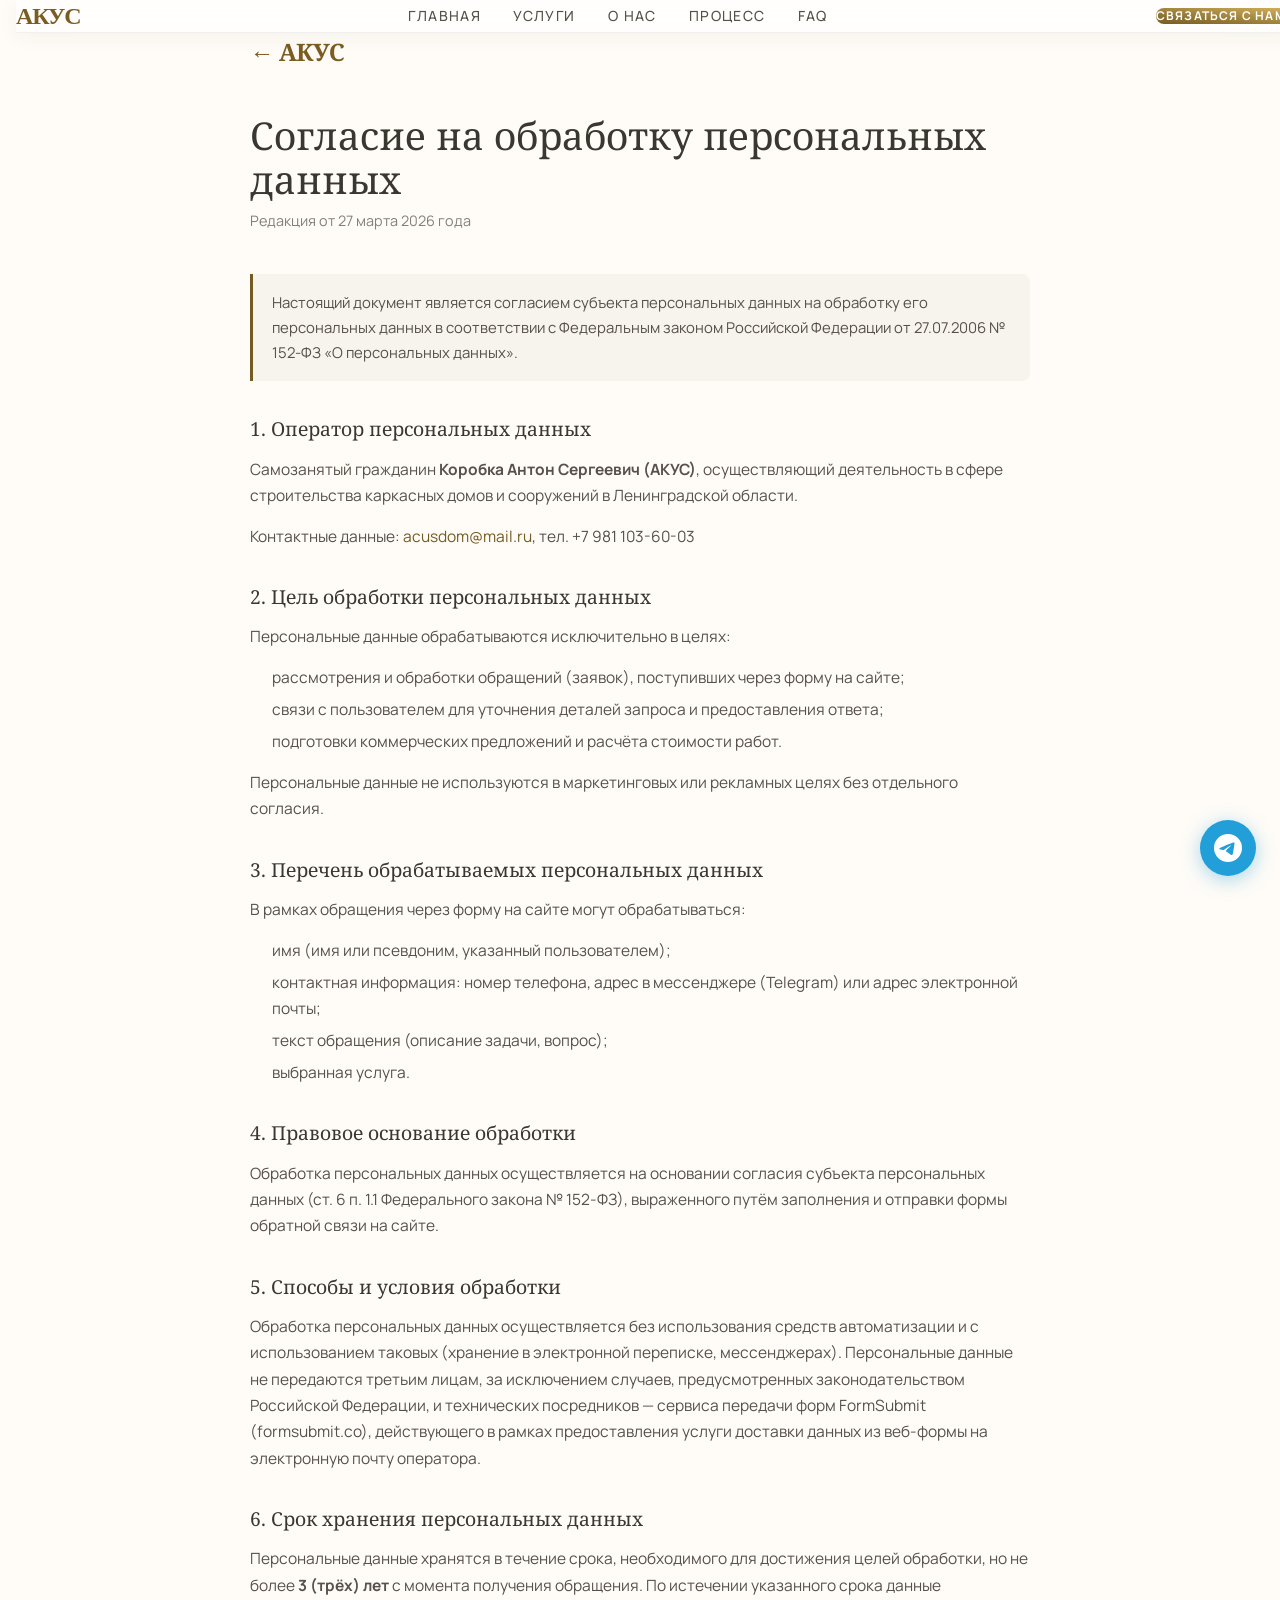
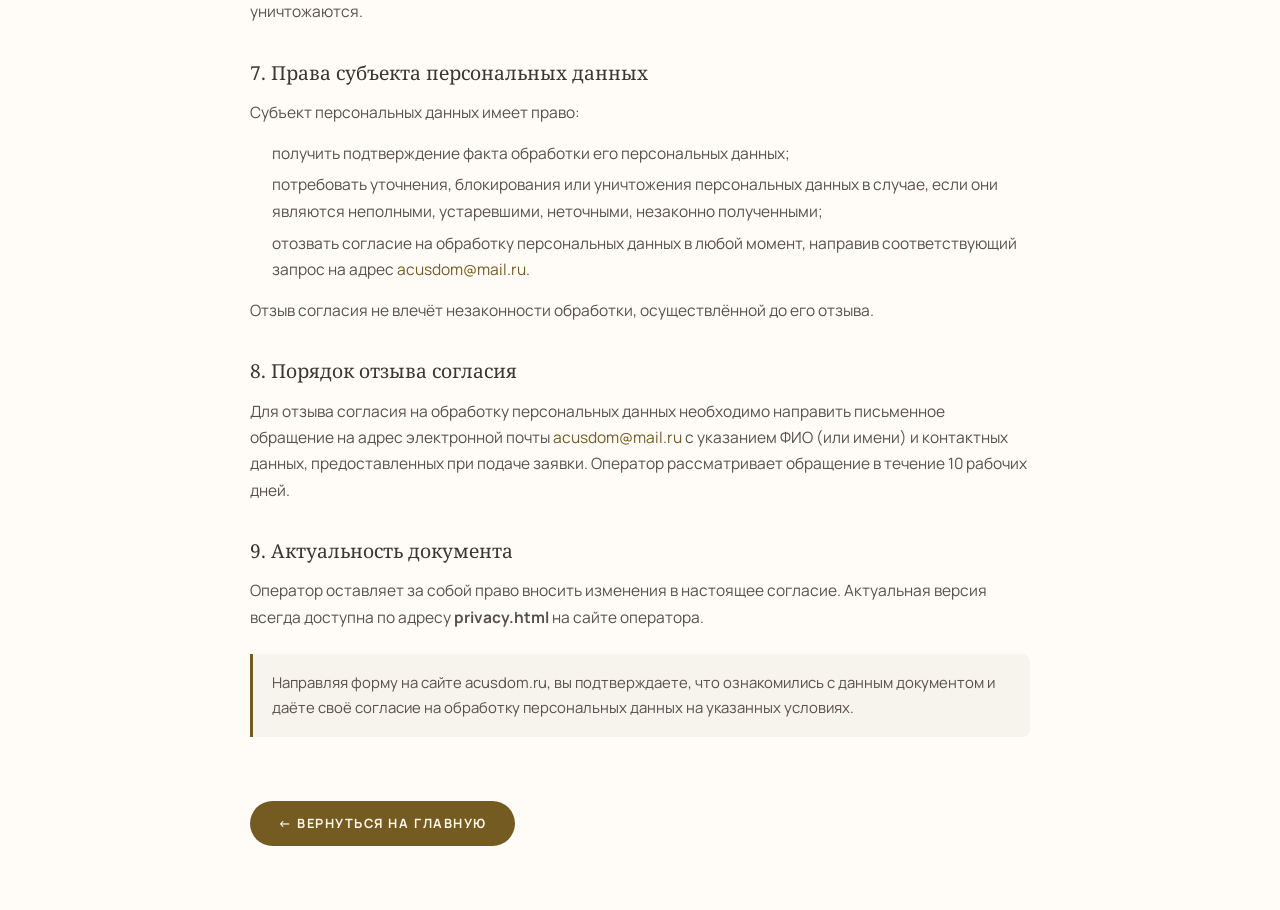
<file: privacy.html>
<!DOCTYPE html>
<html lang="ru">
<head>
    <link rel="icon" href="favicon.svg" type="image/svg+xml">
  <meta charset="utf-8"/>
  <meta name="viewport" content="width=device-width, initial-scale=1.0"/>
  <title>Согласие на обработку персональных данных | АКУС</title>
  <meta name="robots" content="noindex, nofollow"/>
  <link rel="preconnect" href="https://fonts.googleapis.com"/>
  <link rel="preconnect" href="https://fonts.gstatic.com" crossorigin/>
  <link href="https://fonts.googleapis.com/css2?family=Noto+Serif:wght@400;700&family=Manrope:wght@400;500;600;700&display=swap" rel="stylesheet" media="print" onload="this.media='all'"/>
  <noscript><link href="https://fonts.googleapis.com/css2?family=Noto+Serif:wght@400;700&family=Manrope:wght@400;500;600;700&display=swap" rel="stylesheet"/></noscript>
  <style>
    *, *::before, *::after { box-sizing: border-box; margin: 0; padding: 0; }
    body {
      font-family: 'Manrope', sans-serif;
      background: #fffcf7;
      color: #383831;
      line-height: 1.7;
      padding: 2rem 1rem 4rem;
    }
    h1, h2, h3 { font-family: 'Noto Serif', serif; }
    .container {
      max-width: 780px;
      margin: 0 auto;
    }
    .logo-bar {
      margin-bottom: 2.5rem;
    }
    .logo-bar a {
      font-family: 'Noto Serif', serif;
      font-size: 1.5rem;
      font-weight: 700;
      color: #7b5d22;
      text-decoration: none;
      letter-spacing: -0.03em;
    }
    h1 {
      font-size: clamp(1.6rem, 4vw, 2.4rem);
      line-height: 1.15;
      margin-bottom: 0.5rem;
      color: #383831;
    }
    .subtitle {
      font-size: 0.9rem;
      color: #818178;
      margin-bottom: 2.5rem;
    }
    h2 {
      font-size: 1.2rem;
      margin-top: 2rem;
      margin-bottom: 0.6rem;
      color: #383831;
    }
    p { margin-bottom: 0.9rem; color: #56514a; font-size: 0.97rem; }
    ul { margin: 0.5rem 0 0.9rem 1.4rem; color: #56514a; font-size: 0.97rem; }
    li { margin-bottom: 0.35rem; }
    .highlight-box {
      background: #f6f4ec;
      border-left: 3px solid #745b22;
      padding: 1rem 1.2rem;
      border-radius: 0 0.5rem 0.5rem 0;
      margin: 1.5rem 0;
      font-size: 0.93rem;
      color: #56514a;
    }
    .back-btn {
      display: inline-flex;
      align-items: center;
      gap: 0.4rem;
      margin-top: 2.5rem;
      background: #745b22;
      color: #fff6ec;
      padding: 0.75rem 1.75rem;
      border-radius: 9999px;
      font-weight: 700;
      font-size: 0.8rem;
      text-transform: uppercase;
      letter-spacing: 0.12em;
      text-decoration: none;
      transition: opacity 0.2s;
    }
    .back-btn:hover { opacity: 0.85; }
    @media (max-width: 600px) {
      body { padding: 1.5rem 1rem 3rem; }
    }
  
    .mobile-nav-link {
      transition: background-color .2s ease, color .2s ease, opacity .2s ease;
      border-radius: 14px;
    }
    .mobile-nav-link:hover {
      background: rgba(116, 91, 34, 0.08);
      color: #745b22;
    }
    @media (max-width: 480px) {
      .mobile-nav-shell {
        bottom: 10px !important;
        left: 12px !important;
        right: 12px !important;
        padding-left: 0 !important;
        padding-right: 0 !important;
      }
      .mobile-nav-inner {
        min-width: 0 !important;
        width: 100% !important;
        border-radius: 18px !important;
        padding: 8px !important;
      }
      .mobile-nav-link { padding: 8px 4px !important; }
      .mobile-nav-link span:last-child { font-size: 9px !important; }
    }
  </style>
  <link rel="preload" href="https://fonts.googleapis.com/css2?family=Material+Symbols+Outlined" as="style" onload="this.rel='stylesheet'"/>
  <noscript><link rel="stylesheet" href="https://fonts.googleapis.com/css2?family=Material+Symbols+Outlined"/></noscript>
<!-- Top.Mail.Ru counter -->
<script type="text/javascript">
var _tmr = window._tmr || (window._tmr = []);
_tmr.push({id: "3755711", type: "pageView", start: (new Date()).getTime()});
(function (d, w, id) {
  if (d.getElementById(id)) return;
  var ts = d.createElement("script"); ts.type = "text/javascript"; ts.async = true; ts.id = id;
  ts.src = "https://top-fwz1.mail.ru/js/code.js";
  var f = function () {var s = d.getElementsByTagName("script")[0]; s.parentNode.insertBefore(ts, s);};
  if (w.opera == "[object Opera]") { d.addEventListener("DOMContentLoaded", f, false); } else { f(); }
})(document, window, "tmr-code");
</script>
<noscript><div><img src="https://top-fwz1.mail.ru/counter?id=3755711;js=na" style="position:absolute;left:-9999px;" alt="Top.Mail.Ru" /></div></noscript>
<!-- /Top.Mail.Ru counter -->
  <link rel="stylesheet" href="style.css"/>
</head>
<body class="pt-[68px]">
  <nav class="fixed top-0 w-full z-50 bg-white/70 backdrop-blur-xl border-b border-[#babab0]/20 shadow-[0_4px_20px_rgba(56,56,49,0.05)]">
    <div class="flex justify-between items-center max-w-7xl mx-auto px-6 md:px-8 py-4">
      <a href="index.html" class="font-serif text-2xl font-bold tracking-tighter text-[#7b5d22] no-underline hover:opacity-75 transition-opacity">АКУС</a>
      <div class="hidden md:flex gap-8">
        <a class="font-medium text-sm uppercase tracking-widest text-[#56514a] hover:text-[#745b22] transition-colors" href="index.html">Главная</a>
        <a class="font-medium text-sm uppercase tracking-widest text-[#56514a] hover:text-[#745b22] transition-colors" href="index.html#services">Услуги</a>
        <a class="font-medium text-sm uppercase tracking-widest text-[#56514a] hover:text-[#745b22] transition-colors" href="index.html#about">О нас</a>
        <a class="font-medium text-sm uppercase tracking-widest text-[#56514a] hover:text-[#745b22] transition-colors" href="index.html#process">Процесс</a>
        <a class="font-medium text-sm uppercase tracking-widest text-[#56514a] hover:text-[#745b22] transition-colors" href="index.html#faq">FAQ</a>
      </div>
      <a href="index.html#contact" class="hidden md:inline-flex bg-gradient-to-tr from-[#745b22] to-[#d5b35d] text-white px-8 py-3 rounded-full font-bold text-xs uppercase tracking-widest hover:opacity-85 transition-all">
        Связаться с нами
      </a>
    </div>
  </nav>
  <div class="container">
    <div class="logo-bar">
      <a href="index.html">← АКУС</a>
    </div>

    <h1>Согласие на обработку персональных данных</h1>
    <p class="subtitle">Редакция от 27 марта 2026 года</p>

    <div class="highlight-box">
      Настоящий документ является согласием субъекта персональных данных на обработку его персональных данных
      в соответствии с Федеральным законом Российской Федерации от 27.07.2006 № 152-ФЗ «О персональных данных».
    </div>

    <h2>1. Оператор персональных данных</h2>
    <p>
      Самозанятый гражданин <strong>Коробка Антон Сергеевич (АКУС)</strong>, осуществляющий деятельность
      в сфере строительства каркасных домов и сооружений в Ленинградской области.
    </p>
    <p>Контактные данные: <span style="color:#745b22;">acusdom@mail.ru</span>, тел. +7 981 103-60-03</p>

    <h2>2. Цель обработки персональных данных</h2>
    <p>Персональные данные обрабатываются исключительно в целях:</p>
    <ul>
      <li>рассмотрения и обработки обращений (заявок), поступивших через форму на сайте;</li>
      <li>связи с пользователем для уточнения деталей запроса и предоставления ответа;</li>
      <li>подготовки коммерческих предложений и расчёта стоимости работ.</li>
    </ul>
    <p>Персональные данные не используются в маркетинговых или рекламных целях без отдельного согласия.</p>

    <h2>3. Перечень обрабатываемых персональных данных</h2>
    <p>В рамках обращения через форму на сайте могут обрабатываться:</p>
    <ul>
      <li>имя (имя или псевдоним, указанный пользователем);</li>
      <li>контактная информация: номер телефона, адрес в мессенджере (Telegram) или адрес электронной почты;</li>
      <li>текст обращения (описание задачи, вопрос);</li>
      <li>выбранная услуга.</li>
    </ul>

    <h2>4. Правовое основание обработки</h2>
    <p>
      Обработка персональных данных осуществляется на основании согласия субъекта персональных данных
      (ст. 6 п. 1.1 Федерального закона № 152-ФЗ), выраженного путём заполнения и отправки
      формы обратной связи на сайте.
    </p>

    <h2>5. Способы и условия обработки</h2>
    <p>
      Обработка персональных данных осуществляется без использования средств автоматизации
      и с использованием таковых (хранение в электронной переписке, мессенджерах).
      Персональные данные не передаются третьим лицам, за исключением случаев, предусмотренных
      законодательством Российской Федерации, и технических посредников — сервиса передачи
      форм FormSubmit (formsubmit.co), действующего в рамках предоставления услуги доставки
      данных из веб-формы на электронную почту оператора.
    </p>

    <h2>6. Срок хранения персональных данных</h2>
    <p>
      Персональные данные хранятся в течение срока, необходимого для достижения целей обработки,
      но не более <strong>3 (трёх) лет</strong> с момента получения обращения.
      По истечении указанного срока данные уничтожаются.
    </p>

    <h2>7. Права субъекта персональных данных</h2>
    <p>Субъект персональных данных имеет право:</p>
    <ul>
      <li>получить подтверждение факта обработки его персональных данных;</li>
      <li>потребовать уточнения, блокирования или уничтожения персональных данных в случае, если они являются неполными, устаревшими, неточными, незаконно полученными;</li>
      <li>отозвать согласие на обработку персональных данных в любой момент, направив соответствующий запрос на адрес <span style="color:#745b22;">acusdom@mail.ru</span>.</li>
    </ul>
    <p>
      Отзыв согласия не влечёт незаконности обработки, осуществлённой до его отзыва.
    </p>

    <h2>8. Порядок отзыва согласия</h2>
    <p>
      Для отзыва согласия на обработку персональных данных необходимо направить письменное
      обращение на адрес электронной почты <span style="color:#745b22;">acusdom@mail.ru</span>
      с указанием ФИО (или имени) и контактных данных, предоставленных при подаче заявки.
      Оператор рассматривает обращение в течение 10 рабочих дней.
    </p>

    <h2>9. Актуальность документа</h2>
    <p>
      Оператор оставляет за собой право вносить изменения в настоящее согласие.
      Актуальная версия всегда доступна по адресу <strong>privacy.html</strong> на сайте оператора.
    </p>

    <div class="highlight-box">
      Направляя форму на сайте acusdom.ru, вы подтверждаете, что ознакомились с данным документом
      и даёте своё согласие на обработку персональных данных на указанных условиях.
    </div>

    <a href="index.html" class="back-btn">← Вернуться на главную</a>
  </div>

  <!-- Мобильное нижнее меню -->
  <nav class="mobile-nav-shell fixed bottom-8 left-0 right-0 flex justify-center items-center z-50 px-4 md:hidden">
    <div class="mobile-nav-inner bg-[#eae8de]/82 backdrop-blur-2xl rounded-full px-4 py-2 shadow-[0_30px_50px_rgba(56,56,49,0.08)] flex gap-1 min-w-[320px] items-center justify-around">
      <a class="mobile-nav-link flex flex-col items-center justify-center text-[#56514a] p-2" href="index.html">
        <span class="material-symbols-outlined">home</span>
        <span class="text-[10px] font-bold uppercase tracking-wider mt-1">Главная</span>
      </a>
      <a class="mobile-nav-link flex flex-col items-center justify-center text-[#56514a] p-2" href="index.html#calculator">
        <span class="material-symbols-outlined">calculate</span>
        <span class="text-[10px] font-bold uppercase tracking-wider mt-1">Расчёт</span>
      </a>
      <a class="mobile-nav-link flex flex-col items-center justify-center text-[#56514a] p-2" href="index.html#faq">
        <span class="material-symbols-outlined">quiz</span>
        <span class="text-[10px] font-bold uppercase tracking-wider mt-1">FAQ</span>
      </a>
      <a class="mobile-nav-link flex flex-col items-center justify-center text-[#56514a] p-2" href="index.html#contact">
        <span class="material-symbols-outlined">mail</span>
        <span class="text-[10px] font-bold uppercase tracking-wider mt-1">Связь</span>
      </a>
    </div>
  </nav>

<!-- Кнопка Telegram (плавающая) -->
<style>
  .tg-btn { position:fixed; right:20px; bottom:88px; z-index:999; width:52px; height:52px; border-radius:50%; background:#229ED9; display:flex; align-items:center; justify-content:center; box-shadow:0 4px 20px rgba(34,158,217,0.4); transition:transform 0.2s, box-shadow 0.2s; }
  @media(min-width:768px){ .tg-btn { bottom:24px; right:24px; width:56px; height:56px; } }
  .tg-btn:hover { transform:scale(1.1); box-shadow:0 6px 28px rgba(34,158,217,0.55); }
</style>
<a href="https://t.me/korobkanesobaka" target="_blank" rel="noopener" aria-label="Написать в Telegram" class="tg-btn">
  <svg xmlns="http://www.w3.org/2000/svg" width="28" height="28" viewBox="0 0 24 24" fill="white">
    <path d="M11.944 0A12 12 0 0 0 0 12a12 12 0 0 0 12 12 12 12 0 0 0 12-12A12 12 0 0 0 12 0a12 12 0 0 0-.056 0zm4.962 7.224c.1-.002.321.023.465.14a.506.506 0 0 1 .171.325c.016.093.036.306.02.472-.18 1.898-.962 6.502-1.36 8.627-.168.9-.499 1.201-.82 1.23-.696.065-1.225-.46-1.9-.902-1.056-.693-1.653-1.124-2.678-1.8-1.185-.78-.417-1.21.258-1.91.177-.184 3.247-2.977 3.307-3.23.007-.032.014-.15-.056-.212s-.174-.041-.249-.024c-.106.024-1.793 1.14-5.061 3.345-.48.33-.913.49-1.302.48-.428-.008-1.252-.241-1.865-.44-.752-.245-1.349-.374-1.297-.789.027-.216.325-.437.893-.663 3.498-1.524 5.83-2.529 6.998-3.014 3.332-1.386 4.025-1.627 4.476-1.635z"/>
  </svg>
</a>
</body>
</html>
</file>
<file: style.css>
/*! tailwindcss v4.2.4 | MIT License | https://tailwindcss.com */
@layer properties{@supports (((-webkit-hyphens:none)) and (not (margin-trim:inline))) or ((-moz-orient:inline) and (not (color:rgb(from red r g b)))){*,:before,:after,::backdrop{--tw-rotate-x:initial;--tw-rotate-y:initial;--tw-rotate-z:initial;--tw-skew-x:initial;--tw-skew-y:initial;--tw-space-y-reverse:0;--tw-border-style:solid;--tw-gradient-position:initial;--tw-gradient-from:#0000;--tw-gradient-via:#0000;--tw-gradient-to:#0000;--tw-gradient-stops:initial;--tw-gradient-via-stops:initial;--tw-gradient-from-position:0%;--tw-gradient-via-position:50%;--tw-gradient-to-position:100%;--tw-leading:initial;--tw-font-weight:initial;--tw-tracking:initial;--tw-shadow:0 0 #0000;--tw-shadow-color:initial;--tw-shadow-alpha:100%;--tw-inset-shadow:0 0 #0000;--tw-inset-shadow-color:initial;--tw-inset-shadow-alpha:100%;--tw-ring-color:initial;--tw-ring-shadow:0 0 #0000;--tw-inset-ring-color:initial;--tw-inset-ring-shadow:0 0 #0000;--tw-ring-inset:initial;--tw-ring-offset-width:0px;--tw-ring-offset-color:#fff;--tw-ring-offset-shadow:0 0 #0000;--tw-outline-style:solid;--tw-blur:initial;--tw-brightness:initial;--tw-contrast:initial;--tw-grayscale:initial;--tw-hue-rotate:initial;--tw-invert:initial;--tw-opacity:initial;--tw-saturate:initial;--tw-sepia:initial;--tw-drop-shadow:initial;--tw-drop-shadow-color:initial;--tw-drop-shadow-alpha:100%;--tw-drop-shadow-size:initial;--tw-backdrop-blur:initial;--tw-backdrop-brightness:initial;--tw-backdrop-contrast:initial;--tw-backdrop-grayscale:initial;--tw-backdrop-hue-rotate:initial;--tw-backdrop-invert:initial;--tw-backdrop-opacity:initial;--tw-backdrop-saturate:initial;--tw-backdrop-sepia:initial;--tw-duration:initial;--tw-scale-x:1;--tw-scale-y:1;--tw-scale-z:1;--tw-translate-x:0;--tw-translate-y:0;--tw-translate-z:0}}}@layer theme{:root,:host{--font-sans:ui-sans-serif, system-ui, sans-serif, "Apple Color Emoji", "Segoe UI Emoji", "Segoe UI Symbol", "Noto Color Emoji";--font-serif:ui-serif, Georgia, Cambria, "Times New Roman", Times, serif;--font-mono:ui-monospace, SFMono-Regular, Menlo, Monaco, Consolas, "Liberation Mono", "Courier New", monospace;--color-red-300:oklch(80.8% .114 19.571);--color-black:#000;--color-white:#fff;--spacing:.25rem;--container-xs:20rem;--container-sm:24rem;--container-md:28rem;--container-xl:36rem;--container-2xl:42rem;--container-3xl:48rem;--container-5xl:64rem;--container-7xl:80rem;--text-xs:.75rem;--text-xs--line-height:calc(1 / .75);--text-sm:.875rem;--text-sm--line-height:calc(1.25 / .875);--text-base:1rem;--text-base--line-height:calc(1.5 / 1);--text-lg:1.125rem;--text-lg--line-height:calc(1.75 / 1.125);--text-xl:1.25rem;--text-xl--line-height:calc(1.75 / 1.25);--text-2xl:1.5rem;--text-2xl--line-height:calc(2 / 1.5);--text-3xl:1.875rem;--text-3xl--line-height:calc(2.25 / 1.875);--text-4xl:2.25rem;--text-4xl--line-height:calc(2.5 / 2.25);--text-5xl:3rem;--text-5xl--line-height:1;--text-6xl:3.75rem;--text-6xl--line-height:1;--text-7xl:4.5rem;--text-7xl--line-height:1;--font-weight-light:300;--font-weight-medium:500;--font-weight-bold:700;--tracking-tighter:-.05em;--tracking-tight:-.025em;--tracking-wider:.05em;--tracking-widest:.1em;--leading-tight:1.25;--leading-snug:1.375;--leading-relaxed:1.625;--radius-xl:.75rem;--radius-2xl:1rem;--radius-3xl:1.5rem;--blur-sm:8px;--blur-xl:24px;--blur-2xl:40px;--default-transition-duration:.15s;--default-transition-timing-function:cubic-bezier(.4, 0, .2, 1);--default-font-family:var(--font-sans);--default-mono-font-family:var(--font-mono);--color-primary-fixed:#ffdf9e;--color-surface-container-high:#f0eee5;--color-on-primary-container:#664e16;--color-on-surface-variant:#65655c;--color-secondary-container:#eae1d7;--color-surface-variant:#eae8de;--color-surface-container-highest:#eae8de;--color-on-surface:#383831;--color-background:#fffcf7;--color-surface-container:#f6f4ec;--color-primary:#745b22;--color-surface:#fffcf7;--color-surface-container-low:#fcf9f3;--color-on-primary:#fff6ec;--color-outline-variant:#babab0;--color-on-secondary-container:#56514a;--color-primary-container:#ffdf9e;--color-error-container:#fe8b70}}@layer base{*,:after,:before,::backdrop{box-sizing:border-box;border:0 solid;margin:0;padding:0}::file-selector-button{box-sizing:border-box;border:0 solid;margin:0;padding:0}html,:host{-webkit-text-size-adjust:100%;tab-size:4;line-height:1.5;font-family:var(--default-font-family,ui-sans-serif, system-ui, sans-serif, "Apple Color Emoji", "Segoe UI Emoji", "Segoe UI Symbol", "Noto Color Emoji");font-feature-settings:var(--default-font-feature-settings,normal);font-variation-settings:var(--default-font-variation-settings,normal);-webkit-tap-highlight-color:transparent}hr{height:0;color:inherit;border-top-width:1px}abbr:where([title]){-webkit-text-decoration:underline dotted;text-decoration:underline dotted}h1,h2,h3,h4,h5,h6{font-size:inherit;font-weight:inherit}a{color:inherit;-webkit-text-decoration:inherit;-webkit-text-decoration:inherit;-webkit-text-decoration:inherit;text-decoration:inherit}b,strong{font-weight:bolder}code,kbd,samp,pre{font-family:var(--default-mono-font-family,ui-monospace, SFMono-Regular, Menlo, Monaco, Consolas, "Liberation Mono", "Courier New", monospace);font-feature-settings:var(--default-mono-font-feature-settings,normal);font-variation-settings:var(--default-mono-font-variation-settings,normal);font-size:1em}small{font-size:80%}sub,sup{vertical-align:baseline;font-size:75%;line-height:0;position:relative}sub{bottom:-.25em}sup{top:-.5em}table{text-indent:0;border-color:inherit;border-collapse:collapse}:-moz-focusring{outline:auto}progress{vertical-align:baseline}summary{display:list-item}ol,ul,menu{list-style:none}img,svg,video,canvas,audio,iframe,embed,object{vertical-align:middle;display:block}img,video{max-width:100%;height:auto}button,input,select,optgroup,textarea{font:inherit;font-feature-settings:inherit;font-variation-settings:inherit;letter-spacing:inherit;color:inherit;opacity:1;background-color:#0000;border-radius:0}::file-selector-button{font:inherit;font-feature-settings:inherit;font-variation-settings:inherit;letter-spacing:inherit;color:inherit;opacity:1;background-color:#0000;border-radius:0}:where(select:is([multiple],[size])) optgroup{font-weight:bolder}:where(select:is([multiple],[size])) optgroup option{padding-inline-start:20px}::file-selector-button{margin-inline-end:4px}::placeholder{opacity:1}@supports (not ((-webkit-appearance:-apple-pay-button))) or (contain-intrinsic-size:1px){::placeholder{color:currentColor}@supports (color:color-mix(in lab, red, red)){::placeholder{color:color-mix(in oklab, currentcolor 50%, transparent)}}}textarea{resize:vertical}::-webkit-search-decoration{-webkit-appearance:none}::-webkit-date-and-time-value{min-height:1lh;text-align:inherit}::-webkit-datetime-edit{display:inline-flex}::-webkit-datetime-edit-fields-wrapper{padding:0}::-webkit-datetime-edit{padding-block:0}::-webkit-datetime-edit-year-field{padding-block:0}::-webkit-datetime-edit-month-field{padding-block:0}::-webkit-datetime-edit-day-field{padding-block:0}::-webkit-datetime-edit-hour-field{padding-block:0}::-webkit-datetime-edit-minute-field{padding-block:0}::-webkit-datetime-edit-second-field{padding-block:0}::-webkit-datetime-edit-millisecond-field{padding-block:0}::-webkit-datetime-edit-meridiem-field{padding-block:0}::-webkit-calendar-picker-indicator{line-height:1}:-moz-ui-invalid{box-shadow:none}button,input:where([type=button],[type=reset],[type=submit]){appearance:button}::file-selector-button{appearance:button}::-webkit-inner-spin-button{height:auto}::-webkit-outer-spin-button{height:auto}[hidden]:where(:not([hidden=until-found])){display:none!important}}@layer components;@layer utilities{.visible{visibility:visible}.absolute{position:absolute}.fixed{position:fixed}.relative{position:relative}.-inset-3{inset:calc(var(--spacing) * -3)}.inset-0{inset:calc(var(--spacing) * 0)}.start{inset-inline-start:var(--spacing)}.-top-5{top:calc(var(--spacing) * -5)}.top-0{top:calc(var(--spacing) * 0)}.top-4{top:calc(var(--spacing) * 4)}.right-0{right:calc(var(--spacing) * 0)}.right-4{right:calc(var(--spacing) * 4)}.bottom-8{bottom:calc(var(--spacing) * 8)}.-left-1{left:calc(var(--spacing) * -1)}.left-0{left:calc(var(--spacing) * 0)}.z-0{z-index:0}.z-10{z-index:10}.z-50{z-index:50}.z-\[100\]{z-index:100}.col-span-2{grid-column:span 2/span 2}.container{width:100%}@media (min-width:40rem){.container{max-width:40rem}}@media (min-width:48rem){.container{max-width:48rem}}@media (min-width:64rem){.container{max-width:64rem}}@media (min-width:80rem){.container{max-width:80rem}}@media (min-width:96rem){.container{max-width:96rem}}.mx-auto{margin-inline:auto}.mt-1{margin-top:calc(var(--spacing) * 1)}.mt-2{margin-top:calc(var(--spacing) * 2)}.mt-3{margin-top:calc(var(--spacing) * 3)}.mt-4{margin-top:calc(var(--spacing) * 4)}.mt-6{margin-top:calc(var(--spacing) * 6)}.mt-8{margin-top:calc(var(--spacing) * 8)}.mt-10{margin-top:calc(var(--spacing) * 10)}.mt-16{margin-top:calc(var(--spacing) * 16)}.mb-1{margin-bottom:calc(var(--spacing) * 1)}.mb-2{margin-bottom:calc(var(--spacing) * 2)}.mb-3{margin-bottom:calc(var(--spacing) * 3)}.mb-4{margin-bottom:calc(var(--spacing) * 4)}.mb-6{margin-bottom:calc(var(--spacing) * 6)}.mb-8{margin-bottom:calc(var(--spacing) * 8)}.mb-10{margin-bottom:calc(var(--spacing) * 10)}.mb-12{margin-bottom:calc(var(--spacing) * 12)}.mb-14{margin-bottom:calc(var(--spacing) * 14)}.mb-16{margin-bottom:calc(var(--spacing) * 16)}.ml-1{margin-left:calc(var(--spacing) * 1)}.ml-10{margin-left:calc(var(--spacing) * 10)}.block{display:block}.flex{display:flex}.grid{display:grid}.hidden{display:none}.inline-flex{display:inline-flex}.aspect-\[4\/3\]{aspect-ratio:4/3}.h-5{height:calc(var(--spacing) * 5)}.h-10{height:calc(var(--spacing) * 10)}.h-12{height:calc(var(--spacing) * 12)}.h-auto{height:auto}.h-full{height:100%}.min-h-\[72vh\]{min-height:72vh}.min-h-\[120px\]{min-height:120px}.min-h-\[300px\]{min-height:300px}.min-h-screen{min-height:100vh}.w-5{width:calc(var(--spacing) * 5)}.w-10{width:calc(var(--spacing) * 10)}.w-12{width:calc(var(--spacing) * 12)}.w-full{width:100%}.max-w-2xl{max-width:var(--container-2xl)}.max-w-3xl{max-width:var(--container-3xl)}.max-w-5xl{max-width:var(--container-5xl)}.max-w-7xl{max-width:var(--container-7xl)}.max-w-md{max-width:var(--container-md)}.max-w-sm{max-width:var(--container-sm)}.max-w-xl{max-width:var(--container-xl)}.max-w-xs{max-width:var(--container-xs)}.min-w-\[320px\]{min-width:320px}.flex-shrink{flex-shrink:1}.flex-shrink-0{flex-shrink:0}.-rotate-2{rotate:-2deg}.transform{transform:var(--tw-rotate-x,) var(--tw-rotate-y,) var(--tw-rotate-z,) var(--tw-skew-x,) var(--tw-skew-y,)}.cursor-pointer{cursor:pointer}.resize{resize:both}.scroll-mt-24{scroll-margin-top:calc(var(--spacing) * 24)}.appearance-none{appearance:none}.grid-cols-1{grid-template-columns:repeat(1,minmax(0,1fr))}.grid-cols-2{grid-template-columns:repeat(2,minmax(0,1fr))}.grid-cols-3{grid-template-columns:repeat(3,minmax(0,1fr))}.flex-col{flex-direction:column}.flex-wrap{flex-wrap:wrap}.items-center{align-items:center}.items-end{align-items:flex-end}.items-start{align-items:flex-start}.justify-around{justify-content:space-around}.justify-between{justify-content:space-between}.justify-center{justify-content:center}.gap-1{gap:calc(var(--spacing) * 1)}.gap-2{gap:calc(var(--spacing) * 2)}.gap-3{gap:calc(var(--spacing) * 3)}.gap-4{gap:calc(var(--spacing) * 4)}.gap-5{gap:calc(var(--spacing) * 5)}.gap-6{gap:calc(var(--spacing) * 6)}.gap-8{gap:calc(var(--spacing) * 8)}.gap-10{gap:calc(var(--spacing) * 10)}.gap-14{gap:calc(var(--spacing) * 14)}.gap-16{gap:calc(var(--spacing) * 16)}:where(.space-y-1>:not(:last-child)){--tw-space-y-reverse:0;margin-block-start:calc(calc(var(--spacing) * 1) * var(--tw-space-y-reverse));margin-block-end:calc(calc(var(--spacing) * 1) * calc(1 - var(--tw-space-y-reverse)))}:where(.space-y-2>:not(:last-child)){--tw-space-y-reverse:0;margin-block-start:calc(calc(var(--spacing) * 2) * var(--tw-space-y-reverse));margin-block-end:calc(calc(var(--spacing) * 2) * calc(1 - var(--tw-space-y-reverse)))}:where(.space-y-3>:not(:last-child)){--tw-space-y-reverse:0;margin-block-start:calc(calc(var(--spacing) * 3) * var(--tw-space-y-reverse));margin-block-end:calc(calc(var(--spacing) * 3) * calc(1 - var(--tw-space-y-reverse)))}:where(.space-y-4>:not(:last-child)){--tw-space-y-reverse:0;margin-block-start:calc(calc(var(--spacing) * 4) * var(--tw-space-y-reverse));margin-block-end:calc(calc(var(--spacing) * 4) * calc(1 - var(--tw-space-y-reverse)))}:where(.space-y-5>:not(:last-child)){--tw-space-y-reverse:0;margin-block-start:calc(calc(var(--spacing) * 5) * var(--tw-space-y-reverse));margin-block-end:calc(calc(var(--spacing) * 5) * calc(1 - var(--tw-space-y-reverse)))}:where(.space-y-6>:not(:last-child)){--tw-space-y-reverse:0;margin-block-start:calc(calc(var(--spacing) * 6) * var(--tw-space-y-reverse));margin-block-end:calc(calc(var(--spacing) * 6) * calc(1 - var(--tw-space-y-reverse)))}:where(.space-y-7>:not(:last-child)){--tw-space-y-reverse:0;margin-block-start:calc(calc(var(--spacing) * 7) * var(--tw-space-y-reverse));margin-block-end:calc(calc(var(--spacing) * 7) * calc(1 - var(--tw-space-y-reverse)))}:where(.space-y-10>:not(:last-child)){--tw-space-y-reverse:0;margin-block-start:calc(calc(var(--spacing) * 10) * var(--tw-space-y-reverse));margin-block-end:calc(calc(var(--spacing) * 10) * calc(1 - var(--tw-space-y-reverse)))}.gap-x-10{column-gap:calc(var(--spacing) * 10)}.gap-y-10{row-gap:calc(var(--spacing) * 10)}.overflow-hidden{overflow:hidden}.overflow-y-auto{overflow-y:auto}.scroll-smooth{scroll-behavior:smooth}.rounded{border-radius:.25rem}.rounded-2xl{border-radius:var(--radius-2xl)}.rounded-3xl{border-radius:var(--radius-3xl)}.rounded-\[2rem\]{border-radius:2rem}.rounded-full{border-radius:3.40282e38px}.rounded-xl{border-radius:var(--radius-xl)}.border{border-style:var(--tw-border-style);border-width:1px}.border-t{border-top-style:var(--tw-border-style);border-top-width:1px}.border-b{border-bottom-style:var(--tw-border-style);border-bottom-width:1px}.border-none{--tw-border-style:none;border-style:none}.border-\[\#745b22\]{border-color:#745b22}.border-\[\#babab0\]{border-color:#babab0}.border-\[\#babab0\]\/15{border-color:oklab(78.6064% -.00399312 .0132976/.15)}.border-\[\#babab0\]\/20{border-color:oklab(78.6064% -.00399312 .0132976/.2)}.border-\[\#babab0\]\/30{border-color:oklab(78.6064% -.00399312 .0132976/.3)}.border-outline-variant\/20{border-color:#babab033}@supports (color:color-mix(in lab, red, red)){.border-outline-variant\/20{border-color:color-mix(in oklab, var(--color-outline-variant) 20%, transparent)}}.border-primary\/10{border-color:#745b221a}@supports (color:color-mix(in lab, red, red)){.border-primary\/10{border-color:color-mix(in oklab, var(--color-primary) 10%, transparent)}}.border-white\/20{border-color:#fff3}@supports (color:color-mix(in lab, red, red)){.border-white\/20{border-color:color-mix(in oklab, var(--color-white) 20%, transparent)}}.border-white\/30{border-color:#ffffff4d}@supports (color:color-mix(in lab, red, red)){.border-white\/30{border-color:color-mix(in oklab, var(--color-white) 30%, transparent)}}.bg-\[\#745b22\]{background-color:#745b22}.bg-\[\#eae1d7\]{background-color:#eae1d7}.bg-\[\#eae8de\]{background-color:#eae8de}.bg-\[\#eae8de\]\/82{background-color:oklab(92.9797% -.00175262 .013402/.82)}.bg-\[\#eaf3de\]{background-color:#eaf3de}.bg-\[\#f6f4ec\]{background-color:#f6f4ec}.bg-\[\#fde7d3\]{background-color:#fde7d3}.bg-\[\#ffdf9e\]{background-color:#ffdf9e}.bg-\[\#fffcf7\]{background-color:#fffcf7}.bg-black\/45{background-color:#00000073}@supports (color:color-mix(in lab, red, red)){.bg-black\/45{background-color:color-mix(in oklab, var(--color-black) 45%, transparent)}}.bg-black\/80{background-color:#000c}@supports (color:color-mix(in lab, red, red)){.bg-black\/80{background-color:color-mix(in oklab, var(--color-black) 80%, transparent)}}.bg-on-surface{background-color:var(--color-on-surface)}.bg-on-surface\/60{background-color:#38383199}@supports (color:color-mix(in lab, red, red)){.bg-on-surface\/60{background-color:color-mix(in oklab, var(--color-on-surface) 60%, transparent)}}.bg-primary{background-color:var(--color-primary)}.bg-primary\/5{background-color:#745b220d}@supports (color:color-mix(in lab, red, red)){.bg-primary\/5{background-color:color-mix(in oklab, var(--color-primary) 5%, transparent)}}.bg-primary\/10{background-color:#745b221a}@supports (color:color-mix(in lab, red, red)){.bg-primary\/10{background-color:color-mix(in oklab, var(--color-primary) 10%, transparent)}}.bg-secondary-container{background-color:var(--color-secondary-container)}.bg-surface{background-color:var(--color-surface)}.bg-surface-container{background-color:var(--color-surface-container)}.bg-surface-container-high{background-color:var(--color-surface-container-high)}.bg-surface-container-low{background-color:var(--color-surface-container-low)}.bg-surface-container\/60{background-color:#f6f4ec99}@supports (color:color-mix(in lab, red, red)){.bg-surface-container\/60{background-color:color-mix(in oklab, var(--color-surface-container) 60%, transparent)}}.bg-transparent{background-color:#0000}.bg-white{background-color:var(--color-white)}.bg-white\/10{background-color:#ffffff1a}@supports (color:color-mix(in lab, red, red)){.bg-white\/10{background-color:color-mix(in oklab, var(--color-white) 10%, transparent)}}.bg-white\/50{background-color:#ffffff80}@supports (color:color-mix(in lab, red, red)){.bg-white\/50{background-color:color-mix(in oklab, var(--color-white) 50%, transparent)}}.bg-white\/70{background-color:#ffffffb3}@supports (color:color-mix(in lab, red, red)){.bg-white\/70{background-color:color-mix(in oklab, var(--color-white) 70%, transparent)}}.bg-gradient-to-b{--tw-gradient-position:to bottom in oklab;background-image:linear-gradient(var(--tw-gradient-stops))}.bg-gradient-to-tr{--tw-gradient-position:to top right in oklab;background-image:linear-gradient(var(--tw-gradient-stops))}.from-\[\#745b22\]{--tw-gradient-from:#745b22;--tw-gradient-stops:var(--tw-gradient-via-stops,var(--tw-gradient-position), var(--tw-gradient-from) var(--tw-gradient-from-position), var(--tw-gradient-to) var(--tw-gradient-to-position))}.from-transparent{--tw-gradient-from:transparent;--tw-gradient-stops:var(--tw-gradient-via-stops,var(--tw-gradient-position), var(--tw-gradient-from) var(--tw-gradient-from-position), var(--tw-gradient-to) var(--tw-gradient-to-position))}.via-background\/16{--tw-gradient-via:#fffcf729}@supports (color:color-mix(in lab, red, red)){.via-background\/16{--tw-gradient-via:color-mix(in oklab, var(--color-background) 16%, transparent)}}.via-background\/16{--tw-gradient-via-stops:var(--tw-gradient-position), var(--tw-gradient-from) var(--tw-gradient-from-position), var(--tw-gradient-via) var(--tw-gradient-via-position), var(--tw-gradient-to) var(--tw-gradient-to-position);--tw-gradient-stops:var(--tw-gradient-via-stops)}.to-\[\#d5b35d\]{--tw-gradient-to:#d5b35d;--tw-gradient-stops:var(--tw-gradient-via-stops,var(--tw-gradient-position), var(--tw-gradient-from) var(--tw-gradient-from-position), var(--tw-gradient-to) var(--tw-gradient-to-position))}.to-background{--tw-gradient-to:var(--color-background);--tw-gradient-stops:var(--tw-gradient-via-stops,var(--tw-gradient-position), var(--tw-gradient-from) var(--tw-gradient-from-position), var(--tw-gradient-to) var(--tw-gradient-to-position))}.object-cover{object-fit:cover}.object-top{object-position:top}.p-1{padding:calc(var(--spacing) * 1)}.p-2{padding:calc(var(--spacing) * 2)}.p-5{padding:calc(var(--spacing) * 5)}.p-6{padding:calc(var(--spacing) * 6)}.p-8{padding:calc(var(--spacing) * 8)}.px-4{padding-inline:calc(var(--spacing) * 4)}.px-6{padding-inline:calc(var(--spacing) * 6)}.px-8{padding-inline:calc(var(--spacing) * 8)}.px-10{padding-inline:calc(var(--spacing) * 10)}.py-2{padding-block:calc(var(--spacing) * 2)}.py-3{padding-block:calc(var(--spacing) * 3)}.py-4{padding-block:calc(var(--spacing) * 4)}.py-5{padding-block:calc(var(--spacing) * 5)}.py-6{padding-block:calc(var(--spacing) * 6)}.py-8{padding-block:calc(var(--spacing) * 8)}.py-16{padding-block:calc(var(--spacing) * 16)}.py-20{padding-block:calc(var(--spacing) * 20)}.pt-1{padding-top:calc(var(--spacing) * 1)}.pt-2{padding-top:calc(var(--spacing) * 2)}.pt-4{padding-top:calc(var(--spacing) * 4)}.pt-5{padding-top:calc(var(--spacing) * 5)}.pt-8{padding-top:calc(var(--spacing) * 8)}.pt-12{padding-top:calc(var(--spacing) * 12)}.pt-14{padding-top:calc(var(--spacing) * 14)}.pt-16{padding-top:calc(var(--spacing) * 16)}.pt-40{padding-top:calc(var(--spacing) * 40)}.pt-\[68px\]{padding-top:68px}.pb-2{padding-bottom:calc(var(--spacing) * 2)}.pb-3{padding-bottom:calc(var(--spacing) * 3)}.pb-4{padding-bottom:calc(var(--spacing) * 4)}.pb-10{padding-bottom:calc(var(--spacing) * 10)}.pb-16{padding-bottom:calc(var(--spacing) * 16)}.text-center{text-align:center}.text-left{text-align:left}.align-top{vertical-align:top}.font-serif{font-family:var(--font-serif)}.text-2xl{font-size:var(--text-2xl);line-height:var(--tw-leading,var(--text-2xl--line-height))}.text-3xl{font-size:var(--text-3xl);line-height:var(--tw-leading,var(--text-3xl--line-height))}.text-4xl{font-size:var(--text-4xl);line-height:var(--tw-leading,var(--text-4xl--line-height))}.text-5xl{font-size:var(--text-5xl);line-height:var(--tw-leading,var(--text-5xl--line-height))}.text-7xl{font-size:var(--text-7xl);line-height:var(--tw-leading,var(--text-7xl--line-height))}.text-base{font-size:var(--text-base);line-height:var(--tw-leading,var(--text-base--line-height))}.text-lg{font-size:var(--text-lg);line-height:var(--tw-leading,var(--text-lg--line-height))}.text-sm{font-size:var(--text-sm);line-height:var(--tw-leading,var(--text-sm--line-height))}.text-xl{font-size:var(--text-xl);line-height:var(--tw-leading,var(--text-xl--line-height))}.text-xs{font-size:var(--text-xs);line-height:var(--tw-leading,var(--text-xs--line-height))}.text-\[10px\]{font-size:10px}.leading-relaxed{--tw-leading:var(--leading-relaxed);line-height:var(--leading-relaxed)}.leading-snug{--tw-leading:var(--leading-snug);line-height:var(--leading-snug)}.leading-tight{--tw-leading:var(--leading-tight);line-height:var(--leading-tight)}.font-bold{--tw-font-weight:var(--font-weight-bold);font-weight:var(--font-weight-bold)}.font-light{--tw-font-weight:var(--font-weight-light);font-weight:var(--font-weight-light)}.font-medium{--tw-font-weight:var(--font-weight-medium);font-weight:var(--font-weight-medium)}.tracking-\[0\.3em\]{--tw-tracking:.3em;letter-spacing:.3em}.tracking-\[0\.4em\]{--tw-tracking:.4em;letter-spacing:.4em}.tracking-\[0\.25em\]{--tw-tracking:.25em;letter-spacing:.25em}.tracking-tight{--tw-tracking:var(--tracking-tight);letter-spacing:var(--tracking-tight)}.tracking-tighter{--tw-tracking:var(--tracking-tighter);letter-spacing:var(--tracking-tighter)}.tracking-wider{--tw-tracking:var(--tracking-wider);letter-spacing:var(--tracking-wider)}.tracking-widest{--tw-tracking:var(--tracking-widest);letter-spacing:var(--tracking-widest)}.text-\[\#3B6D11\]{color:#3b6d11}.text-\[\#7b5d22\]{color:#7b5d22}.text-\[\#664e16\]{color:#664e16}.text-\[\#745b22\]{color:#745b22}.text-\[\#56514a\]{color:#56514a}.text-\[\#65655c\]{color:#65655c}.text-\[\#383831\]{color:#383831}.text-\[\#635445\]{color:#635445}.text-\[\#818178\]{color:#818178}.text-\[\#fff6ec\]{color:#fff6ec}.text-error-container{color:var(--color-error-container)}.text-on-primary{color:var(--color-on-primary)}.text-on-secondary-container{color:var(--color-on-secondary-container)}.text-on-surface{color:var(--color-on-surface)}.text-on-surface-variant{color:var(--color-on-surface-variant)}.text-on-surface-variant\/60{color:#65655c99}@supports (color:color-mix(in lab, red, red)){.text-on-surface-variant\/60{color:color-mix(in oklab, var(--color-on-surface-variant) 60%, transparent)}}.text-on-surface-variant\/70{color:#65655cb3}@supports (color:color-mix(in lab, red, red)){.text-on-surface-variant\/70{color:color-mix(in oklab, var(--color-on-surface-variant) 70%, transparent)}}.text-on-surface\/60{color:#38383199}@supports (color:color-mix(in lab, red, red)){.text-on-surface\/60{color:color-mix(in oklab, var(--color-on-surface) 60%, transparent)}}.text-outline-variant\/25{color:#babab040}@supports (color:color-mix(in lab, red, red)){.text-outline-variant\/25{color:color-mix(in oklab, var(--color-outline-variant) 25%, transparent)}}.text-primary{color:var(--color-primary)}.text-primary-fixed{color:var(--color-primary-fixed)}.text-surface{color:var(--color-surface)}.text-surface-variant\/70{color:#eae8deb3}@supports (color:color-mix(in lab, red, red)){.text-surface-variant\/70{color:color-mix(in oklab, var(--color-surface-variant) 70%, transparent)}}.text-surface-variant\/80{color:#eae8decc}@supports (color:color-mix(in lab, red, red)){.text-surface-variant\/80{color:color-mix(in oklab, var(--color-surface-variant) 80%, transparent)}}.text-white{color:var(--color-white)}.text-white\/40{color:#fff6}@supports (color:color-mix(in lab, red, red)){.text-white\/40{color:color-mix(in oklab, var(--color-white) 40%, transparent)}}.text-white\/70{color:#ffffffb3}@supports (color:color-mix(in lab, red, red)){.text-white\/70{color:color-mix(in oklab, var(--color-white) 70%, transparent)}}.uppercase{text-transform:uppercase}.italic{font-style:italic}.no-underline{text-decoration-line:none}.underline{text-decoration-line:underline}.accent-primary{accent-color:var(--color-primary)}.mix-blend-multiply{mix-blend-mode:multiply}.shadow-2xl{--tw-shadow:0 25px 50px -12px var(--tw-shadow-color,#00000040);box-shadow:var(--tw-inset-shadow), var(--tw-inset-ring-shadow), var(--tw-ring-offset-shadow), var(--tw-ring-shadow), var(--tw-shadow)}.shadow-\[0_4px_20px_rgba\(56\,56\,49\,0\.05\)\]{--tw-shadow:0 4px 20px var(--tw-shadow-color,#3838310d);box-shadow:var(--tw-inset-shadow), var(--tw-inset-ring-shadow), var(--tw-ring-offset-shadow), var(--tw-ring-shadow), var(--tw-shadow)}.shadow-\[0_10px_30px_rgba\(56\,56\,49\,0\.05\)\]{--tw-shadow:0 10px 30px var(--tw-shadow-color,#3838310d);box-shadow:var(--tw-inset-shadow), var(--tw-inset-ring-shadow), var(--tw-ring-offset-shadow), var(--tw-ring-shadow), var(--tw-shadow)}.shadow-\[0_30px_50px_rgba\(56\,56\,49\,0\.08\)\]{--tw-shadow:0 30px 50px var(--tw-shadow-color,#38383114);box-shadow:var(--tw-inset-shadow), var(--tw-inset-ring-shadow), var(--tw-ring-offset-shadow), var(--tw-ring-shadow), var(--tw-shadow)}.shadow-xl{--tw-shadow:0 20px 25px -5px var(--tw-shadow-color,#0000001a), 0 8px 10px -6px var(--tw-shadow-color,#0000001a);box-shadow:var(--tw-inset-shadow), var(--tw-inset-ring-shadow), var(--tw-ring-offset-shadow), var(--tw-ring-shadow), var(--tw-shadow)}.ring-2{--tw-ring-shadow:var(--tw-ring-inset,) 0 0 0 calc(2px + var(--tw-ring-offset-width)) var(--tw-ring-color,currentcolor);box-shadow:var(--tw-inset-shadow), var(--tw-inset-ring-shadow), var(--tw-ring-offset-shadow), var(--tw-ring-shadow), var(--tw-shadow)}.shadow-primary\/10{--tw-shadow-color:#745b221a}@supports (color:color-mix(in lab, red, red)){.shadow-primary\/10{--tw-shadow-color:color-mix(in oklab, color-mix(in oklab, var(--color-primary) 10%, transparent) var(--tw-shadow-alpha), transparent)}}.shadow-primary\/20{--tw-shadow-color:#745b2233}@supports (color:color-mix(in lab, red, red)){.shadow-primary\/20{--tw-shadow-color:color-mix(in oklab, color-mix(in oklab, var(--color-primary) 20%, transparent) var(--tw-shadow-alpha), transparent)}}.ring-red-300{--tw-ring-color:var(--color-red-300)}.outline{outline-style:var(--tw-outline-style);outline-width:1px}.brightness-\[0\.4\]{--tw-brightness:brightness(.4);filter:var(--tw-blur,) var(--tw-brightness,) var(--tw-contrast,) var(--tw-grayscale,) var(--tw-hue-rotate,) var(--tw-invert,) var(--tw-saturate,) var(--tw-sepia,) var(--tw-drop-shadow,)}.brightness-\[0\.85\]{--tw-brightness:brightness(.85);filter:var(--tw-blur,) var(--tw-brightness,) var(--tw-contrast,) var(--tw-grayscale,) var(--tw-hue-rotate,) var(--tw-invert,) var(--tw-saturate,) var(--tw-sepia,) var(--tw-drop-shadow,)}.grayscale{--tw-grayscale:grayscale(100%);filter:var(--tw-blur,) var(--tw-brightness,) var(--tw-contrast,) var(--tw-grayscale,) var(--tw-hue-rotate,) var(--tw-invert,) var(--tw-saturate,) var(--tw-sepia,) var(--tw-drop-shadow,)}.saturate-\[0\.8\]{--tw-saturate:saturate(.8);filter:var(--tw-blur,) var(--tw-brightness,) var(--tw-contrast,) var(--tw-grayscale,) var(--tw-hue-rotate,) var(--tw-invert,) var(--tw-saturate,) var(--tw-sepia,) var(--tw-drop-shadow,)}.filter{filter:var(--tw-blur,) var(--tw-brightness,) var(--tw-contrast,) var(--tw-grayscale,) var(--tw-hue-rotate,) var(--tw-invert,) var(--tw-saturate,) var(--tw-sepia,) var(--tw-drop-shadow,)}.backdrop-blur-2xl{--tw-backdrop-blur:blur(var(--blur-2xl));-webkit-backdrop-filter:var(--tw-backdrop-blur,) var(--tw-backdrop-brightness,) var(--tw-backdrop-contrast,) var(--tw-backdrop-grayscale,) var(--tw-backdrop-hue-rotate,) var(--tw-backdrop-invert,) var(--tw-backdrop-opacity,) var(--tw-backdrop-saturate,) var(--tw-backdrop-sepia,);backdrop-filter:var(--tw-backdrop-blur,) var(--tw-backdrop-brightness,) var(--tw-backdrop-contrast,) var(--tw-backdrop-grayscale,) var(--tw-backdrop-hue-rotate,) var(--tw-backdrop-invert,) var(--tw-backdrop-opacity,) var(--tw-backdrop-saturate,) var(--tw-backdrop-sepia,)}.backdrop-blur-sm{--tw-backdrop-blur:blur(var(--blur-sm));-webkit-backdrop-filter:var(--tw-backdrop-blur,) var(--tw-backdrop-brightness,) var(--tw-backdrop-contrast,) var(--tw-backdrop-grayscale,) var(--tw-backdrop-hue-rotate,) var(--tw-backdrop-invert,) var(--tw-backdrop-opacity,) var(--tw-backdrop-saturate,) var(--tw-backdrop-sepia,);backdrop-filter:var(--tw-backdrop-blur,) var(--tw-backdrop-brightness,) var(--tw-backdrop-contrast,) var(--tw-backdrop-grayscale,) var(--tw-backdrop-hue-rotate,) var(--tw-backdrop-invert,) var(--tw-backdrop-opacity,) var(--tw-backdrop-saturate,) var(--tw-backdrop-sepia,)}.backdrop-blur-xl{--tw-backdrop-blur:blur(var(--blur-xl));-webkit-backdrop-filter:var(--tw-backdrop-blur,) var(--tw-backdrop-brightness,) var(--tw-backdrop-contrast,) var(--tw-backdrop-grayscale,) var(--tw-backdrop-hue-rotate,) var(--tw-backdrop-invert,) var(--tw-backdrop-opacity,) var(--tw-backdrop-saturate,) var(--tw-backdrop-sepia,);backdrop-filter:var(--tw-backdrop-blur,) var(--tw-backdrop-brightness,) var(--tw-backdrop-contrast,) var(--tw-backdrop-grayscale,) var(--tw-backdrop-hue-rotate,) var(--tw-backdrop-invert,) var(--tw-backdrop-opacity,) var(--tw-backdrop-saturate,) var(--tw-backdrop-sepia,)}.backdrop-filter{-webkit-backdrop-filter:var(--tw-backdrop-blur,) var(--tw-backdrop-brightness,) var(--tw-backdrop-contrast,) var(--tw-backdrop-grayscale,) var(--tw-backdrop-hue-rotate,) var(--tw-backdrop-invert,) var(--tw-backdrop-opacity,) var(--tw-backdrop-saturate,) var(--tw-backdrop-sepia,);backdrop-filter:var(--tw-backdrop-blur,) var(--tw-backdrop-brightness,) var(--tw-backdrop-contrast,) var(--tw-backdrop-grayscale,) var(--tw-backdrop-hue-rotate,) var(--tw-backdrop-invert,) var(--tw-backdrop-opacity,) var(--tw-backdrop-saturate,) var(--tw-backdrop-sepia,)}.transition{transition-property:color,background-color,border-color,outline-color,text-decoration-color,fill,stroke,--tw-gradient-from,--tw-gradient-via,--tw-gradient-to,opacity,box-shadow,transform,translate,scale,rotate,filter,-webkit-backdrop-filter,backdrop-filter,display,content-visibility,overlay,pointer-events;transition-timing-function:var(--tw-ease,var(--default-transition-timing-function));transition-duration:var(--tw-duration,var(--default-transition-duration))}.transition-all{transition-property:all;transition-timing-function:var(--tw-ease,var(--default-transition-timing-function));transition-duration:var(--tw-duration,var(--default-transition-duration))}.transition-colors{transition-property:color,background-color,border-color,outline-color,text-decoration-color,fill,stroke,--tw-gradient-from,--tw-gradient-via,--tw-gradient-to;transition-timing-function:var(--tw-ease,var(--default-transition-timing-function));transition-duration:var(--tw-duration,var(--default-transition-duration))}.transition-opacity{transition-property:opacity;transition-timing-function:var(--tw-ease,var(--default-transition-timing-function));transition-duration:var(--tw-duration,var(--default-transition-duration))}.transition-transform{transition-property:transform,translate,scale,rotate;transition-timing-function:var(--tw-ease,var(--default-transition-timing-function));transition-duration:var(--tw-duration,var(--default-transition-duration))}.duration-300{--tw-duration:.3s;transition-duration:.3s}.duration-700{--tw-duration:.7s;transition-duration:.7s}@media (hover:hover){.group-hover\:scale-105:is(:where(.group):hover *){--tw-scale-x:105%;--tw-scale-y:105%;--tw-scale-z:105%;scale:var(--tw-scale-x) var(--tw-scale-y)}.group-hover\:rotate-0:is(:where(.group):hover *){rotate:0deg}}.selection\:bg-primary-container ::selection{background-color:var(--color-primary-container)}.selection\:bg-primary-container::selection{background-color:var(--color-primary-container)}.selection\:text-on-primary-container ::selection{color:var(--color-on-primary-container)}.selection\:text-on-primary-container::selection{color:var(--color-on-primary-container)}@media (hover:hover){.hover\:-translate-y-1:hover{--tw-translate-y:calc(var(--spacing) * -1);translate:var(--tw-translate-x) var(--tw-translate-y)}.hover\:bg-surface-container-highest:hover{background-color:var(--color-surface-container-highest)}.hover\:text-\[\#745b22\]:hover{color:#745b22}.hover\:text-primary:hover{color:var(--color-primary)}.hover\:text-white:hover{color:var(--color-white)}.hover\:opacity-70:hover{opacity:.7}.hover\:opacity-75:hover{opacity:.75}.hover\:opacity-85:hover{opacity:.85}.hover\:opacity-90:hover{opacity:.9}.hover\:grayscale-0:hover{--tw-grayscale:grayscale(0%);filter:var(--tw-blur,) var(--tw-brightness,) var(--tw-contrast,) var(--tw-grayscale,) var(--tw-hue-rotate,) var(--tw-invert,) var(--tw-saturate,) var(--tw-sepia,) var(--tw-drop-shadow,)}}.focus\:ring-2:focus{--tw-ring-shadow:var(--tw-ring-inset,) 0 0 0 calc(2px + var(--tw-ring-offset-width)) var(--tw-ring-color,currentcolor);box-shadow:var(--tw-inset-shadow), var(--tw-inset-ring-shadow), var(--tw-ring-offset-shadow), var(--tw-ring-shadow), var(--tw-shadow)}.focus\:ring-primary:focus{--tw-ring-color:var(--color-primary)}@media (min-width:40rem){.sm\:grid-cols-2{grid-template-columns:repeat(2,minmax(0,1fr))}}@media (min-width:48rem){.md\:-inset-4{inset:calc(var(--spacing) * -4)}.md\:col-span-4{grid-column:span 4/span 4}.md\:col-span-6{grid-column:span 6/span 6}.md\:col-span-8{grid-column:span 8/span 8}.md\:row-span-1{grid-row:span 1/span 1}.md\:mb-12{margin-bottom:calc(var(--spacing) * 12)}.md\:mb-14{margin-bottom:calc(var(--spacing) * 14)}.md\:flex{display:flex}.md\:hidden{display:none}.md\:inline{display:inline}.md\:inline-flex{display:inline-flex}.md\:h-\[760px\]{height:760px}.md\:min-h-\[80vh\]{min-height:80vh}.md\:grid-cols-2{grid-template-columns:repeat(2,minmax(0,1fr))}.md\:grid-cols-3{grid-template-columns:repeat(3,minmax(0,1fr))}.md\:grid-cols-4{grid-template-columns:repeat(4,minmax(0,1fr))}.md\:grid-cols-12{grid-template-columns:repeat(12,minmax(0,1fr))}.md\:flex-row{flex-direction:row}.md\:items-start{align-items:flex-start}.md\:gap-6{gap:calc(var(--spacing) * 6)}.md\:gap-8{gap:calc(var(--spacing) * 8)}.md\:gap-20{gap:calc(var(--spacing) * 20)}:where(.md\:space-y-5>:not(:last-child)){--tw-space-y-reverse:0;margin-block-start:calc(calc(var(--spacing) * 5) * var(--tw-space-y-reverse));margin-block-end:calc(calc(var(--spacing) * 5) * calc(1 - var(--tw-space-y-reverse)))}:where(.md\:space-y-6>:not(:last-child)){--tw-space-y-reverse:0;margin-block-start:calc(calc(var(--spacing) * 6) * var(--tw-space-y-reverse));margin-block-end:calc(calc(var(--spacing) * 6) * calc(1 - var(--tw-space-y-reverse)))}:where(.md\:space-y-8>:not(:last-child)){--tw-space-y-reverse:0;margin-block-start:calc(calc(var(--spacing) * 8) * var(--tw-space-y-reverse));margin-block-end:calc(calc(var(--spacing) * 8) * calc(1 - var(--tw-space-y-reverse)))}.md\:gap-x-12{column-gap:calc(var(--spacing) * 12)}.md\:gap-y-14{row-gap:calc(var(--spacing) * 14)}.md\:p-8{padding:calc(var(--spacing) * 8)}.md\:p-9{padding:calc(var(--spacing) * 9)}.md\:p-10{padding:calc(var(--spacing) * 10)}.md\:px-8{padding-inline:calc(var(--spacing) * 8)}.md\:py-24{padding-block:calc(var(--spacing) * 24)}.md\:pt-10{padding-top:calc(var(--spacing) * 10)}.md\:pt-44{padding-top:calc(var(--spacing) * 44)}.md\:pb-5{padding-bottom:calc(var(--spacing) * 5)}.md\:text-center{text-align:center}.md\:text-left{text-align:left}.md\:text-right{text-align:right}.md\:text-2xl{font-size:var(--text-2xl);line-height:var(--tw-leading,var(--text-2xl--line-height))}.md\:text-3xl{font-size:var(--text-3xl);line-height:var(--tw-leading,var(--text-3xl--line-height))}.md\:text-4xl{font-size:var(--text-4xl);line-height:var(--tw-leading,var(--text-4xl--line-height))}.md\:text-5xl{font-size:var(--text-5xl);line-height:var(--tw-leading,var(--text-5xl--line-height))}.md\:text-6xl{font-size:var(--text-6xl);line-height:var(--tw-leading,var(--text-6xl--line-height))}.md\:text-xl{font-size:var(--text-xl);line-height:var(--tw-leading,var(--text-xl--line-height))}}@media (min-width:64rem){.lg\:grid-cols-2{grid-template-columns:repeat(2,minmax(0,1fr))}.lg\:grid-cols-3{grid-template-columns:repeat(3,minmax(0,1fr))}.lg\:gap-14{gap:calc(var(--spacing) * 14)}.lg\:text-6xl{font-size:var(--text-6xl);line-height:var(--tw-leading,var(--text-6xl--line-height))}}@media (min-width:80rem){.xl\:grid-cols-3{grid-template-columns:repeat(3,minmax(0,1fr))}}}@property --tw-rotate-x{syntax:"*";inherits:false}@property --tw-rotate-y{syntax:"*";inherits:false}@property --tw-rotate-z{syntax:"*";inherits:false}@property --tw-skew-x{syntax:"*";inherits:false}@property --tw-skew-y{syntax:"*";inherits:false}@property --tw-space-y-reverse{syntax:"*";inherits:false;initial-value:0}@property --tw-border-style{syntax:"*";inherits:false;initial-value:solid}@property --tw-gradient-position{syntax:"*";inherits:false}@property --tw-gradient-from{syntax:"<color>";inherits:false;initial-value:#0000}@property --tw-gradient-via{syntax:"<color>";inherits:false;initial-value:#0000}@property --tw-gradient-to{syntax:"<color>";inherits:false;initial-value:#0000}@property --tw-gradient-stops{syntax:"*";inherits:false}@property --tw-gradient-via-stops{syntax:"*";inherits:false}@property --tw-gradient-from-position{syntax:"<length-percentage>";inherits:false;initial-value:0%}@property --tw-gradient-via-position{syntax:"<length-percentage>";inherits:false;initial-value:50%}@property --tw-gradient-to-position{syntax:"<length-percentage>";inherits:false;initial-value:100%}@property --tw-leading{syntax:"*";inherits:false}@property --tw-font-weight{syntax:"*";inherits:false}@property --tw-tracking{syntax:"*";inherits:false}@property --tw-shadow{syntax:"*";inherits:false;initial-value:0 0 #0000}@property --tw-shadow-color{syntax:"*";inherits:false}@property --tw-shadow-alpha{syntax:"<percentage>";inherits:false;initial-value:100%}@property --tw-inset-shadow{syntax:"*";inherits:false;initial-value:0 0 #0000}@property --tw-inset-shadow-color{syntax:"*";inherits:false}@property --tw-inset-shadow-alpha{syntax:"<percentage>";inherits:false;initial-value:100%}@property --tw-ring-color{syntax:"*";inherits:false}@property --tw-ring-shadow{syntax:"*";inherits:false;initial-value:0 0 #0000}@property --tw-inset-ring-color{syntax:"*";inherits:false}@property --tw-inset-ring-shadow{syntax:"*";inherits:false;initial-value:0 0 #0000}@property --tw-ring-inset{syntax:"*";inherits:false}@property --tw-ring-offset-width{syntax:"<length>";inherits:false;initial-value:0}@property --tw-ring-offset-color{syntax:"*";inherits:false;initial-value:#fff}@property --tw-ring-offset-shadow{syntax:"*";inherits:false;initial-value:0 0 #0000}@property --tw-outline-style{syntax:"*";inherits:false;initial-value:solid}@property --tw-blur{syntax:"*";inherits:false}@property --tw-brightness{syntax:"*";inherits:false}@property --tw-contrast{syntax:"*";inherits:false}@property --tw-grayscale{syntax:"*";inherits:false}@property --tw-hue-rotate{syntax:"*";inherits:false}@property --tw-invert{syntax:"*";inherits:false}@property --tw-opacity{syntax:"*";inherits:false}@property --tw-saturate{syntax:"*";inherits:false}@property --tw-sepia{syntax:"*";inherits:false}@property --tw-drop-shadow{syntax:"*";inherits:false}@property --tw-drop-shadow-color{syntax:"*";inherits:false}@property --tw-drop-shadow-alpha{syntax:"<percentage>";inherits:false;initial-value:100%}@property --tw-drop-shadow-size{syntax:"*";inherits:false}@property --tw-backdrop-blur{syntax:"*";inherits:false}@property --tw-backdrop-brightness{syntax:"*";inherits:false}@property --tw-backdrop-contrast{syntax:"*";inherits:false}@property --tw-backdrop-grayscale{syntax:"*";inherits:false}@property --tw-backdrop-hue-rotate{syntax:"*";inherits:false}@property --tw-backdrop-invert{syntax:"*";inherits:false}@property --tw-backdrop-opacity{syntax:"*";inherits:false}@property --tw-backdrop-saturate{syntax:"*";inherits:false}@property --tw-backdrop-sepia{syntax:"*";inherits:false}@property --tw-duration{syntax:"*";inherits:false}@property --tw-scale-x{syntax:"*";inherits:false;initial-value:1}@property --tw-scale-y{syntax:"*";inherits:false;initial-value:1}@property --tw-scale-z{syntax:"*";inherits:false;initial-value:1}@property --tw-translate-x{syntax:"*";inherits:false;initial-value:0}@property --tw-translate-y{syntax:"*";inherits:false;initial-value:0}@property --tw-translate-z{syntax:"*";inherits:false;initial-value:0}
</file>
